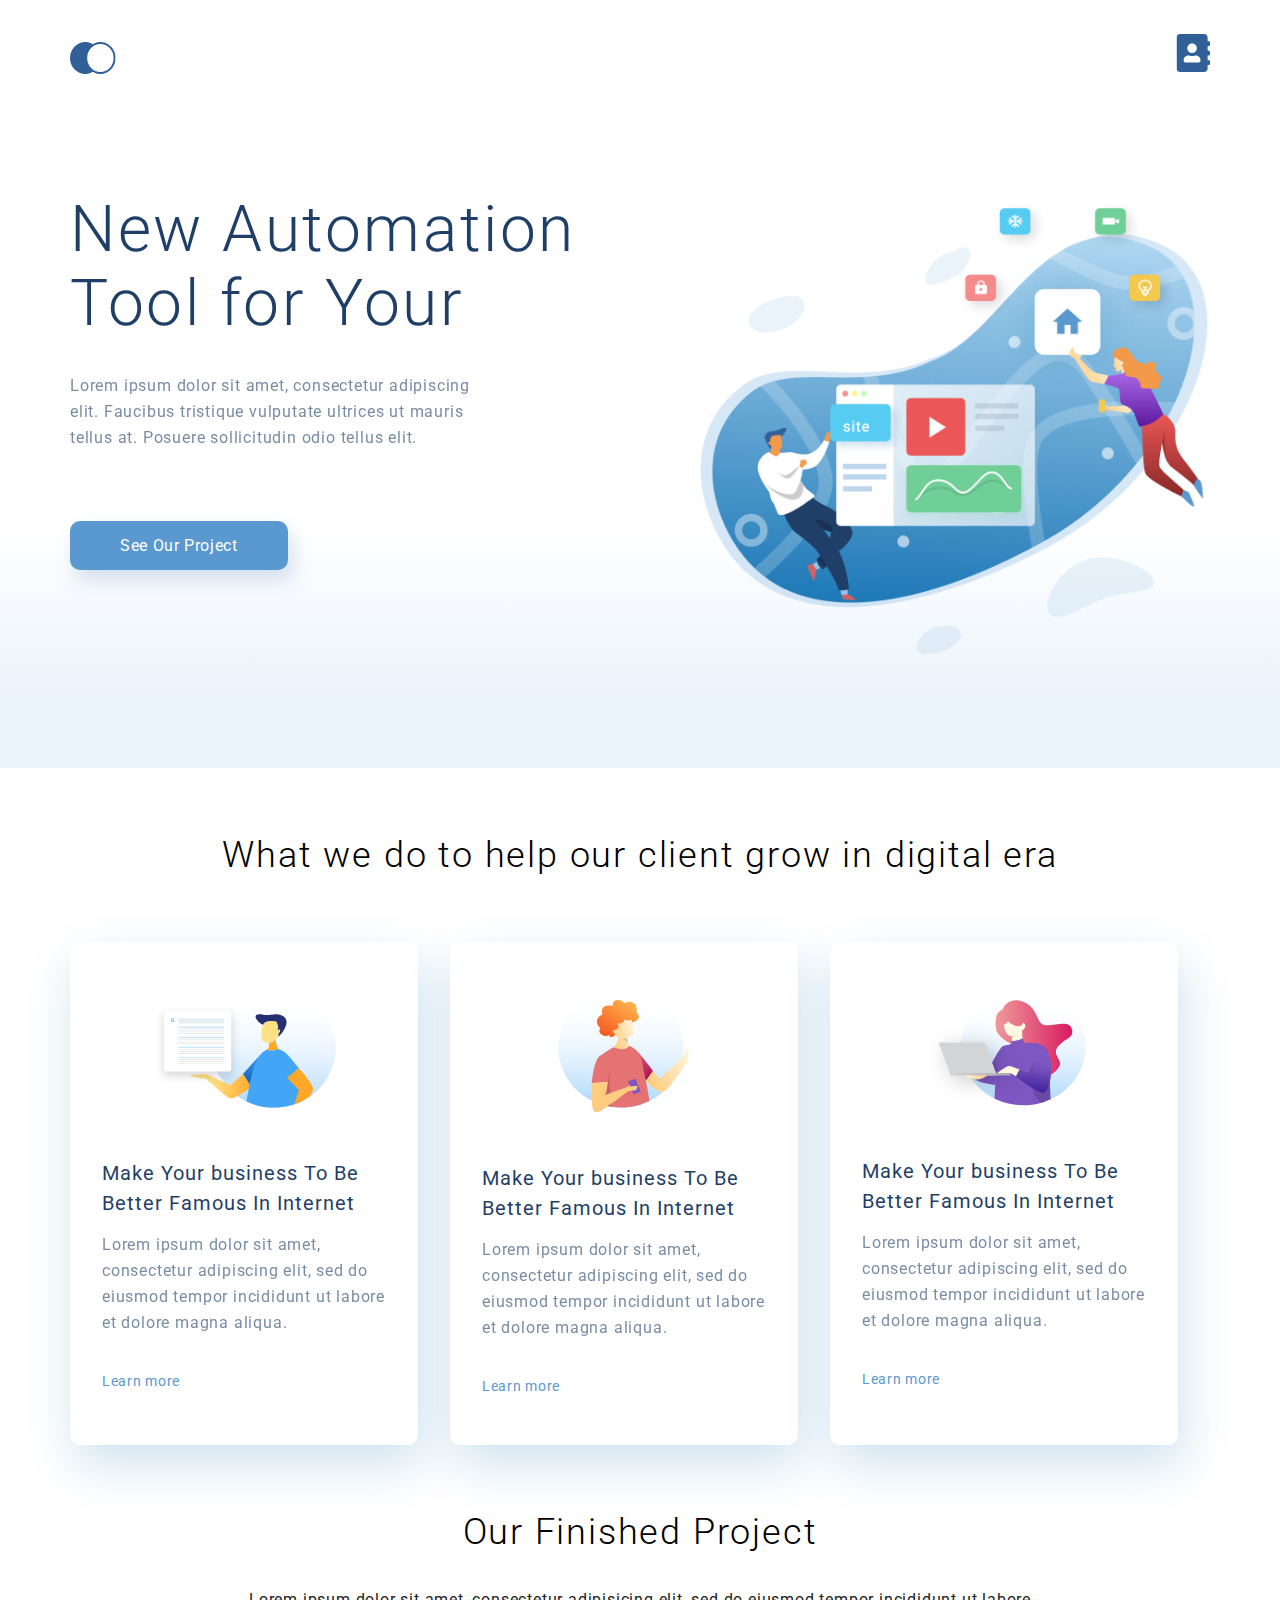
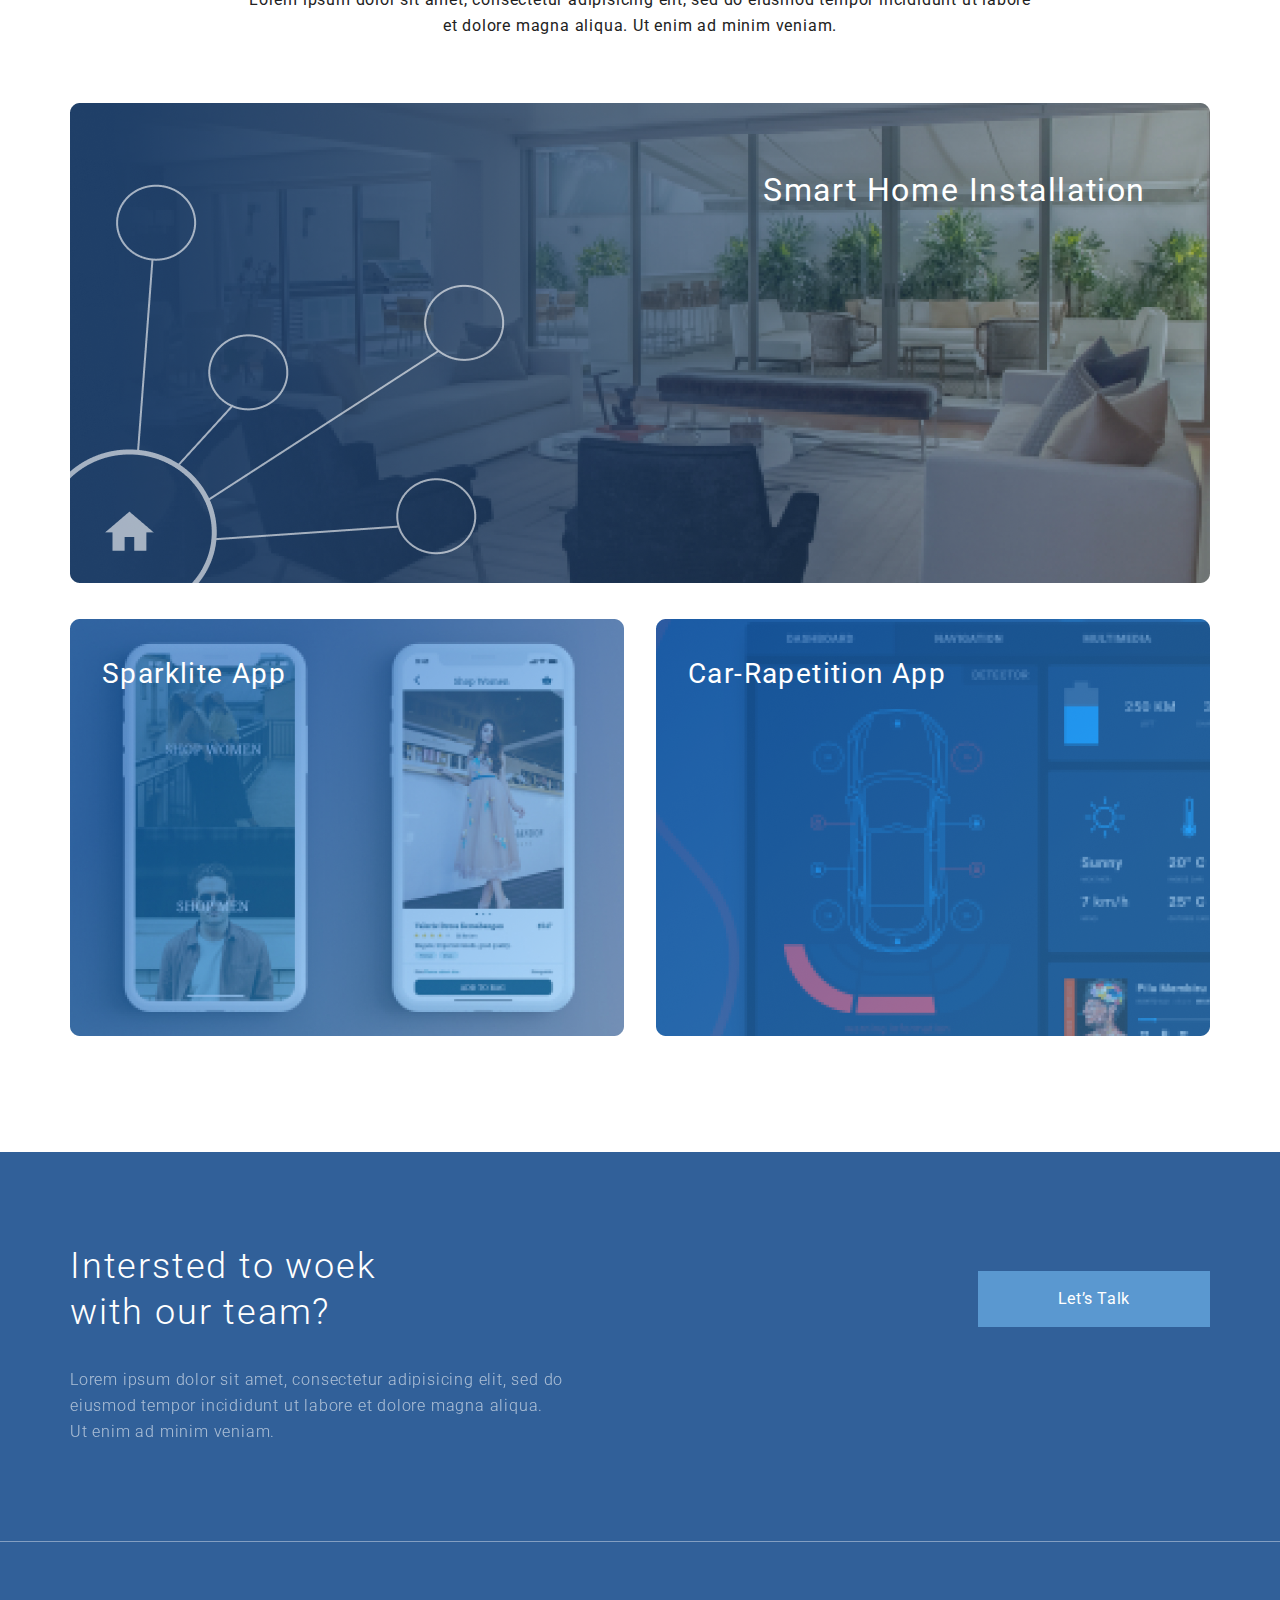
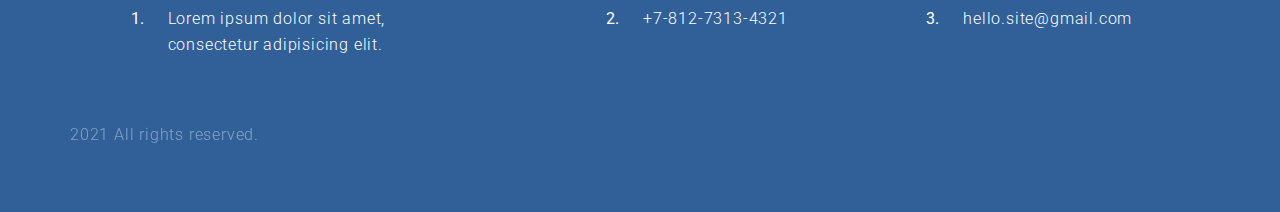
<file: index.html>
<!DOCTYPE html>
<html lang="en">
<head>
    <meta charset="UTF-8">
    <meta name="viewport" content="width=device-width, initial-scale=1.0">
    <meta http-equiv="X-UA-Compatible" content="ie=edge">
    <title>Главная</title>
    <link rel="preconnect" href="https://fonts.gstatic.com">
    <link href="https://fonts.googleapis.com/css2?family=Roboto:wght@300;400;500&display=swap" rel="stylesheet">
    <link rel="stylesheet" href="./main.css">
</head>
<body>
    <div class="header">
        <div class="container header-wrap">
            <div class="menu-wrap">
                <ul class="menu">
                    <li><a href="./index.html"><img src="./img/logo.svg" alt="logo"></a></li>
                    <li><a href="./contacts.html"><img src="./img/contact.svg" alt="contact"></a></li>
                </ul>
            </div>
            <div class="hero">
                <h1 class="heading">New Automation Tool for Your </h1>
                <p class="text heading-text">Lorem ipsum dolor sit amet, consectetur adipiscing elit. Faucibus tristique
                    vulputate ultrices ut mauris tellus at. Posuere sollicitudin odio tellus elit.</p>
                <a class="hero-btn" href="#">See Our Project</a>
            </div>
        </div>
    </div>


    <div class="second-page container">
        <h3 class="heading-three">What we do to help our client grow in digital era</h3>
        <div class="second-page__cards">
            <div class="second-page__cards-card">
                <img class="cards-img" src="./img/card-1.svg" alt="card-1">
                <h4 class="heading-four">Make Your business To Be Better Famous In Internet</h4>
                <p class="text card-text">Lorem ipsum dolor sit amet, consectetur adipiscing elit, sed do eiusmod tempor incididunt ut labore et dolore magna aliqua. </p>
                <a class="card-link" href="#">Learn more</a>
            </div>   <div class="second-page__cards-card">
            <img class="cards-img" src="./img/card-2.svg" alt="card-2">
            <h4 class="heading-four">Make Your business To Be Better Famous In Internet</h4>
            <p class="text card-text">Lorem ipsum dolor sit amet, consectetur adipiscing elit, sed do eiusmod tempor incididunt ut labore et dolore magna aliqua. </p>
            <a class="card-link" href="#">Learn more</a>
        </div>   <div class="second-page__cards-card">
            <img class="cards-img" src="./img/card-3.svg" alt="card-3">
            <h4 class="heading-four">Make Your business To Be Better Famous In Internet</h4>
            <p class="text card-text">Lorem ipsum dolor sit amet, consectetur adipiscing elit, sed do eiusmod tempor incididunt ut labore et dolore magna aliqua. </p>
            <a class="card-link" href="#">Learn more</a>
        </div>
        </div>
    </div>

    <div class="project container">
        <h3 class="project-heading">Our Finished Project</h3>
        <p class="text project-text">Lorem ipsum dolor sit amet, consectetur adipisicing elit, sed do eiusmod tempor incididunt ut labore et dolore magna aliqua. Ut enim ad minim veniam.</p>
        <div class="project-item">
            <img class="project-img" src="./img/project-1.png" alt="project-1">
            <p class="project-desc">Smart Home Installation</p>
        </div>
        <div class="project-wrap">
            <div class="project-item">
                <img class="project-img" src="./img/project-2.png" alt="project-2">
                <p class="project-desc__second">Sparklite App</p>
            </div>
            <div class="project-item project-item--right">
                <img class="project-img" src="./img/project-3.png" alt="project-3">
                <p class="project-desc__second">Car-Rapetition App</p>
            </div>
        </div>
    </div>


    <div class="footer">
        <div class="container">
            <div class="footer-before">
                <div class="footer-before__left">
                    <h3 class="footer-heading">Intersted to woek with our team?</h3>
                    <p class="footer-text text">Lorem ipsum dolor sit amet, consectetur adipisicing elit, sed do eiusmod tempor incididunt ut labore et dolore magna aliqua. Ut enim ad minim veniam.</p>
                </div>
                <div class="footer-before__right">
                    <a href="#" class="footer-btn">Let’s Talk</a>
                </div>
            </div>
        </div>
        <div class="footer-line"></div>
        <div class="container">
            <div class="footer-after">
                <ol class="footer-links">
                    <li class="footer-links__list"><a class="footer-links__link" href="#">Lorem ipsum dolor sit amet, consectetur adipisicing elit.</a></li>
                    <li class="footer-links__list"><a class="footer-links__link" href="tel:+781273734321">+7-812-7313-4321</a></li>
                    <li class="footer-links__list"><a class="footer-links__link" href="mailto:hello.site@gmail.com">hello.site@gmail.com</a></li>
                </ol>
                <p class="text text-copy">2021 All rights reserved.</p>
            </div>
        </div>
    </div>

</body>
</html>
</file>
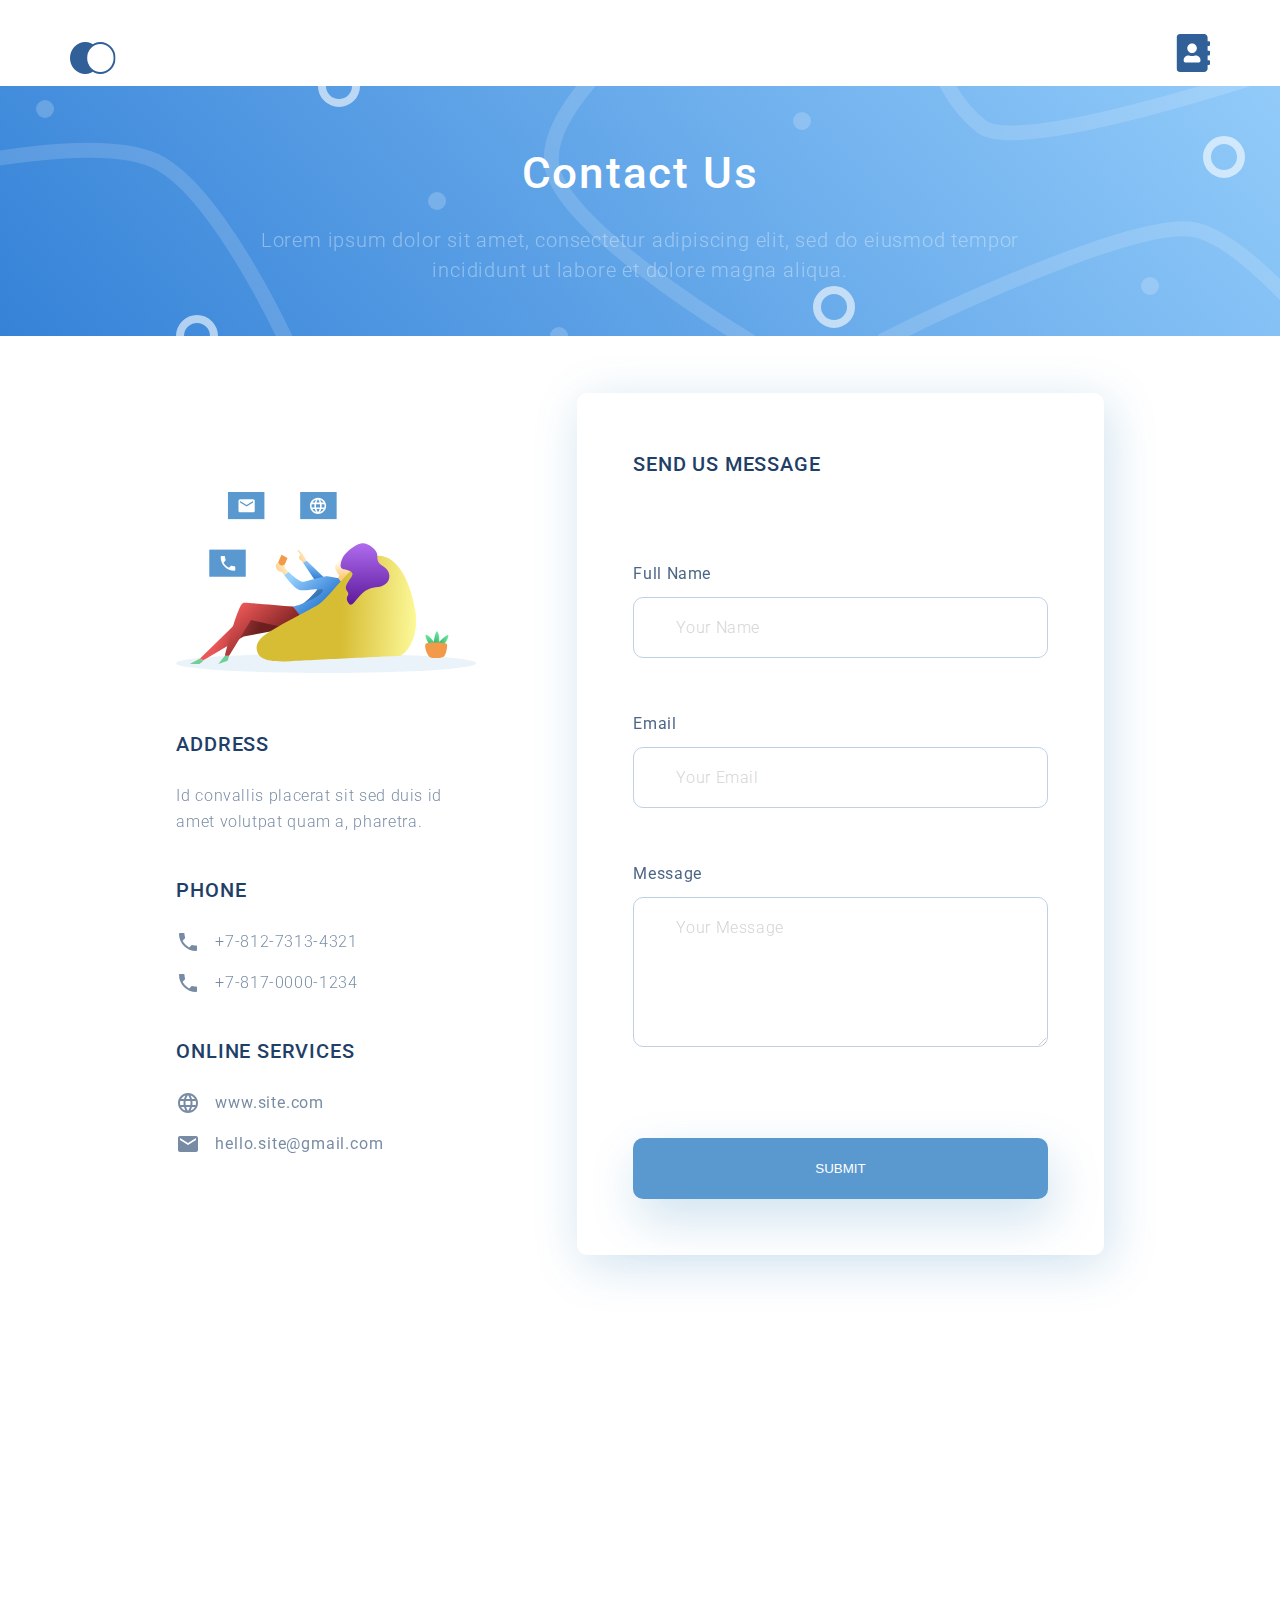
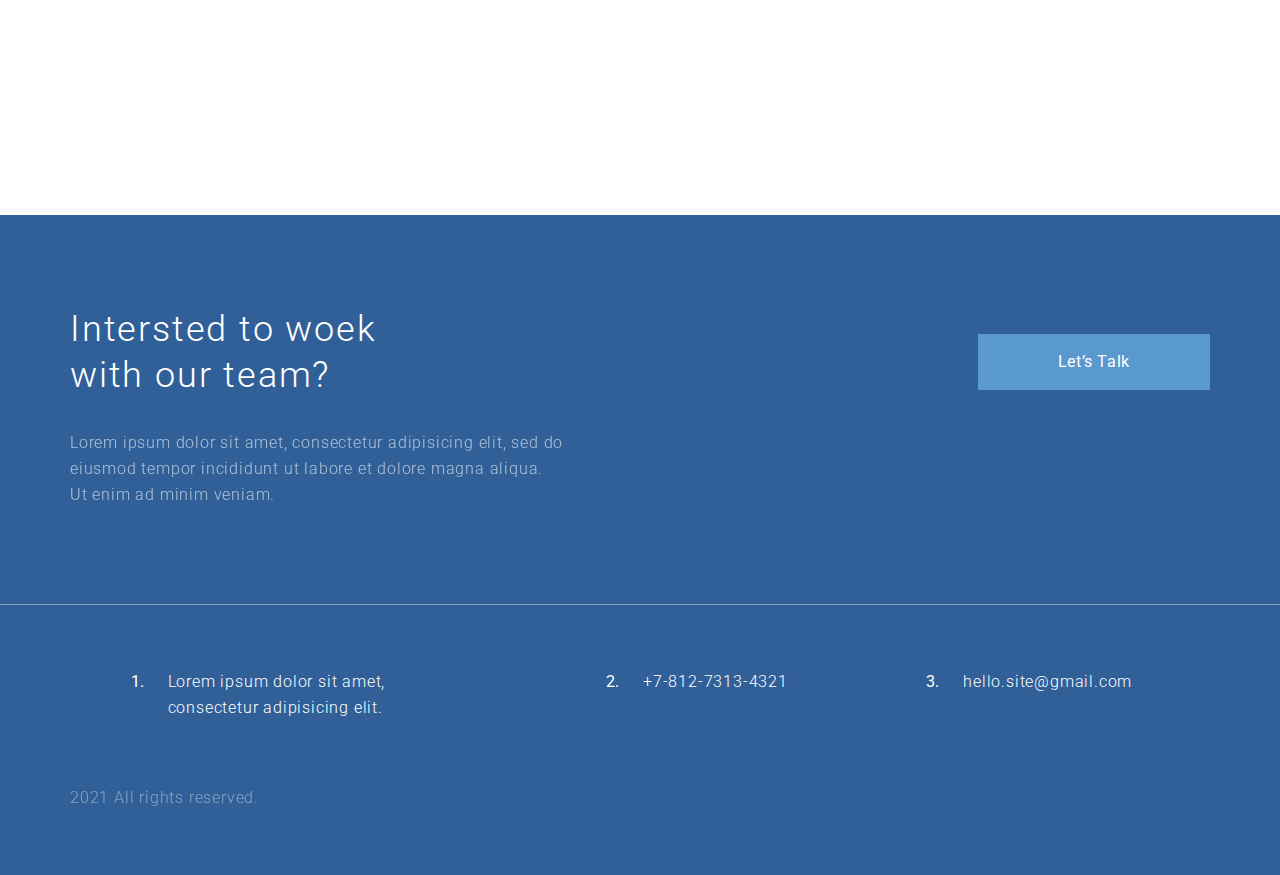
<file: contacts.html>
<html lang="ru">
<head>
    <meta charset="UTF-8">
    <meta name="viewport"
          content="width=device-width, user-scalable=no, initial-scale=1.0, maximum-scale=1.0, minimum-scale=1.0">
    <meta http-equiv="X-UA-Compatible" content="ie=edge">
    <title>Контакты</title>
    <link rel="preconnect" href="https://fonts.gstatic.com">
    <link href="https://fonts.googleapis.com/css2?family=Roboto:wght@300;400;500&display=swap" rel="stylesheet">
    <link rel="stylesheet" href="./main.css">
</head>
    <body>
        <div class="header contact-header">
            <div class="container">
                <div class="menu-wrap">
                    <ul class="menu">
                        <li><a href="./index.html"><img src="./img/logo.svg" alt="logo"></a></li>
                        <li><a href="./contacts.html"><img src="./img/contact.svg" alt="contact"></a></li>
                    </ul>
                </div>
            </div>
            <div class="contact-hero-wrap">
                <div class="container">
                    <div class="contact-hero">
                        <h1 class="contact-heading">Contact Us</h1>
                        <p class="text contact-text">Lorem ipsum dolor sit amet, consectetur adipiscing elit, sed do eiusmod tempor incididunt ut labore et dolore magna aliqua. </p>
                    </div>
                </div>
            </div>
        </div>

        <div class="main">
            <div class="contact-form">
                <div class="container">
                    <div class="contact-form-wrap">
                        <div class="contact-form__left">
                            <img class="form-img" src="./img/form-img.svg" alt="contact-img">
                            <h4 class="address-heading form-heading">Address</h4>
                            <p class="text contact-text-form">Id convallis placerat sit sed duis id amet volutpat quam a, pharetra.</p>
                            <h4 class="phone-heading form-heading">Phone</h4>
                            <ul class="list-phone">
                                <li class="list-links"><img src="./img/phone-img.svg" alt="phone"><a class="list-phone__link text" href="tel:+781273134321">+7-812-7313-4321</a></li>
                                <li class="list-links"><img src="./img/phone-img.svg" alt="phone"><a class="list-phone__link text" href="tel:+781700001234">+7-817-0000-1234</a></li>
                            </ul>
                            <h4 class="services-heading form-heading">online services</h4>
                            <ul class="list-services">
                                <li class="list-links"><img src="./img/site-img.svg" alt="site"><a class="list-services__link text" href="www.site.com">www.site.com</a></li>
                                <li class="list-links"><img src="./img/mail-img.svg" alt="mail"><a class="list-services__link text" href="mailto:hello.site@gmail.com">hello.site@gmail.com</a></li>
                            </ul>
                        </div>
                        <div class="contact-form__right">
                            <h4 class="form-heading form-heading--left">Send us message</h4>
                            <form action="#" class="form">
                                <div class="input-wrap">
                                    Full Name
                                    <label>
                                        <input type="text" class="inputs" placeholder="Your Name">
                                    </label>
                                </div>
                                <br>
                                <div class="input-wrap">
                                    Email
                                    <label>
                                        <input type="email" class="inputs" placeholder="Your Email">
                                    </label>
                                </div>
                                <br>
                                <div class="input-wrap">
                                    Message
                                    <label>
                                        <textarea class="inputs input-message" cols="30" placeholder="Your Message"></textarea>
                                    </label>
                                </div>
                                <br>
                                <button type="submit" class="button">Submit</button>
                            </form>
                        </div>
                    </div>
                </div>
            </div>
        </div>

        <div class="contact-map">
            <iframe src="https://yandex.ru/map-widget/v1/?um=constructor%3Ad3ad7d43f745c5b45ea6dbc3482568ed7f938ee28423b25cdee052d51095be1d&amp;source=constructor" width="100%" height="400" frameborder="0"></iframe>
        </div>

        <div class="footer">
            <div class="container">
                <div class="footer-before">
                    <div class="footer-before__left">
                        <h3 class="footer-heading">Intersted to woek with our team?</h3>
                        <p class="footer-text text">Lorem ipsum dolor sit amet, consectetur adipisicing elit, sed do eiusmod tempor incididunt ut labore et dolore magna aliqua. Ut enim ad minim veniam.</p>
                    </div>
                    <div class="footer-before__right">
                        <a href="#" class="footer-btn">Let’s Talk</a>
                    </div>
                </div>
            </div>
            <div class="footer-line"></div>
            <div class="container">
                <div class="footer-after">
                    <ol class="footer-links">
                        <li><a class="footer-links__link" href="#">Lorem ipsum dolor sit amet, consectetur adipisicing elit.</a></li>
                        <li><a class="footer-links__link" href="tel:+781273734321">+7-812-7313-4321</a></li>
                        <li><a class="footer-links__link" href="mailto:hello.site@gmail.com">hello.site@gmail.com</a></li>
                    </ol>
                    <p class="text text-copy">2021 All rights reserved.</p>
                </div>
            </div>
        </div>
    </body>
</html>
</file>
<file: main.css>
* {
    margin: 0;
    padding: 0;
}
body {
    font-family: 'Roboto', sans-serif;

}
.container {
    max-width: 1140px;
    margin: 0 auto;
}
.text {
    font-size: 16px;
    line-height: 26px;
    color: #1F3F68;
    opacity: 0.6;
    letter-spacing: 0.05em;
    font-weight: 400;
}
/* HEADER */
.header {
    height: 768px;
    background: linear-gradient(0deg, #EBF3FB 8.84%, rgba(152, 195, 232, 0) 31.12%);
}
.header-wrap {
    display: flex;
    flex-direction: column;
    height: 100%;
}

.menu-wrap {
    padding-top: 34px;
}
.menu {
    list-style-type: none;
    display: flex;
    justify-content: space-between;
}

.hero {
    padding-top: 107px;
    flex-grow: 1;
    background-image: url(./img/hero-back.png);
    background-repeat: no-repeat;
    background-position: right center;
    background-size: 45%;
}
.heading {
    max-width: 510px;
    font-size: 64px;
    font-weight: 300;
    line-height: 74px;
    letter-spacing: 0.04em;
    color: #1F3F68;
    margin-bottom: 32px;
}
.heading-text {
    max-width: 425px;
    margin-bottom: 70px;
}
.hero-btn {
    display: inline-block;
    padding: 15px 50px;
    background: #5A98D0;
    box-shadow: 5px 10px 20px rgba(53, 110, 173, 0.2);
    border-radius: 10px;
    color: #fff;
    letter-spacing: 0.04em;
    text-align: center;
    text-decoration: none;
    transition: all .3s ease-in;
}
.hero-btn:hover {
    transform: scale(.99);
    opacity: 0.9;
    box-shadow: 5px 10px 25px rgba(53, 110, 173, 0.4);
}

/* CARDS */
.heading-three {
    margin: 64px 0;
    font-size: 36px;
    text-align: center;
    font-weight: 300;
    line-height: 46px;
    letter-spacing: 0.05em;
    color: #000000;
}

.second-page__cards {
    display: flex;
    justify-content: space-around;
    margin-bottom: 64px;
}

.second-page__cards-card {
    display: flex;
    flex-direction: column;
    max-width: 359px;
    margin-right: 32px;
    padding: 44px 32px;
    background: #FFFFFF;
    box-shadow: 5px 20px 50px rgba(16, 112, 177, 0.2);
    border-radius: 10px;
    transition: all .3s ease-in;
}
.second-page__cards-card:hover {
    cursor: pointer;
    transform: translateY(-5px);
}
.cards-img {
    align-self: center;
}

.heading-four {
    font-size: 20px;
    line-height: 30px;
    font-weight: 400;
    color: #1F3F68;
    letter-spacing: 0.05em;
    margin-top: 50px;

}
.card-text {
    margin-top: 14px;
}
.card-link {
    margin-top: 30px;
    text-decoration: none;
    font-size: 14px;
    line-height: 30px;
    letter-spacing: 0.05em;
    color: #5A98D0;
    font-weight: 400;
    transition: all .3s ease-in;
}

.card-link:hover {
    text-decoration: underline;
}

/* PROJECT */

.project-heading {
    font-weight: 300;
    font-size: 36px;
    line-height: 46px;
    text-align: center;
    letter-spacing: 0.05em;
    color: #000000;
    margin-bottom: 32px;
}
.project-text {
    text-align: center;
    width: 70%;
    margin: 0 auto 64px;
    color: #222;
    opacity: 1;

}
.project-item {
    width: 100%;
    flex-grow: 1;
    position: relative;
    margin-right: 32px;
}
.project-item--right {
    margin-right: 0;
}
.project-img {
    width: 100%;
}
.project-desc {
    position: absolute;
    top: 64px;
    right: 64px;
    font-size: 32px;
    font-weight: 400;
    line-height: 46px;
    text-align: right;
    letter-spacing: 0.05em;
    color: #FFFFFF;
}

.project-desc__second {
    position: absolute;
    top: 32px;
    left: 32px;
    font-weight: 400;
    font-size: 28px;
    line-height: 46px;
    letter-spacing: 0.05em;
    color: #FFFFFF;
}

.project-wrap {
    display: flex;
    justify-content: space-between;
    margin: 32px 0 112px;
}


/* FOOTER */

.footer {
    background: #316099;
}

.footer-line {
    opacity: 0.4;
    height: 1px;
    width: 100%;
    background: #FFFFFF;
    margin-top: 96px;
}

.footer-before {
    display: flex;
    justify-content: space-between;
    align-items: center;
}
.footer-before__left {
    max-width: 495px;
}

.footer-heading {
    font-weight: 300;
    font-size: 36px;
    line-height: 46px;
    letter-spacing: 0.05em;
    color: #FFFFFF;
    max-width: 340px;
    margin-top: 91px;
}

.footer-text {
    color: #FFFFFF;
    font-weight: 300;
    margin-top: 32px;
}

.footer-btn {
    display: inline-block;
    padding: 15px 80px;
    background: #5A98D0;
    color: #fff;
    font-size: 16px;
    line-height: 26px;
    text-align: center;
    letter-spacing: 0.04em;
    text-decoration: none;
    transition: all .3s ease-in;
}

.footer-btn:hover {
    opacity: .9;
    transform: scale(.99);
}
.footer-after {
    padding: 64px 0;
}

.footer-links {
    display: flex;
    justify-content: space-around;
    color: #fff;
    margin-bottom: 64px;
}
.footer-links__link:first-child {
    max-width: 300px;
    display: block;
    margin-left: 20px;
}

.footer-links__link {
    text-decoration: none;
    color: #fff;
    font-size: 16px;
    line-height: 26px;
    letter-spacing: 0.05em;
    font-weight: 300;
}

.footer-links__link:hover {
    text-decoration: underline;
}

.text-copy {
    color: #FFFFFF;
    opacity: 0.4;
    font-weight: 300;
}


/* CONTACTS PAGE */

.contact-header {
    background: #fff;
    height: auto;
}
.contact-form-wrap {
    display: flex;
    justify-content: space-around;
    padding: 57px 0 96px;
    align-items: center;

}
.contact-hero-wrap {
    width: 100%;
    min-height: 250px;
    background-image: url(./img/contact-hero-back.svg);
    background-repeat: no-repeat;
    background-position: center center;
    background-size: cover;
}
.contact-hero {
    padding: 50px 0;
    max-width: 780px;
    margin: 0 auto;
}

.address-heading {
    margin-top: 56px;
}
.phone-heading {
    margin-top: 40px;
}
.services-heading {
    margin-top: 40px;
}


.contact-heading {
    font-weight: 500;
    font-size: 44px;
    line-height: 74px;
    text-align: center;
    letter-spacing: 0.04em;
    color: #FFFFFF;
    margin-bottom: 15px;
}
.contact-text {
    font-size: 20px;
    line-height: 30px;
    font-weight: 300;
    text-align: center;
    letter-spacing: 0.04em;
    margin: 0 auto;
    color: rgba(255, 255, 255, 0.6);
}
.form-heading {
    font-weight: 500;
    font-size: 20px;
    line-height: 30px;
    letter-spacing: 0.04em;
    color: #1F3F68;
    text-transform: uppercase;
}

.contact-text-form {
    letter-spacing: 0.04em;
    font-weight: 300;
    max-width: 300px;
    margin-top: 24px;
}


.list-phone {
    list-style-type: none;
    opacity: 0.6;
    margin-top: 24px;
}
.list-links {
    display: flex;
    align-items: center;
    margin-top: 15px;
}
.list-links:hover {
    text-decoration: underline;
}
.list-phone__link {
    text-decoration: none;
    font-weight: 300;
    letter-spacing: 0.04em;
    opacity: 1;
    margin-left: 15px;
}
.list-services {
    opacity: 0.6;
    list-style-type: none;
    margin-top: 24px;
}
.list-services__link {
    text-decoration: none;
    opacity: 1;
    margin-left: 15px;
}

.contact-form__left {
    margin-right: 100px;
}

.contact-form__right {
    padding: 56px;
    background: #FFFFFF;
    box-shadow: 5px 10px 50px rgba(16, 112, 177, 0.2);
    border-radius: 10px;
    display: flex;
    flex-direction: column;
}
.form {
    display: flex;
    flex-direction: column;
    align-items: center;
    margin-top: 48px;
}

.input-wrap {
    display: flex;
    flex-direction: column;
    align-self: flex-start;
    font-size: 16px;
    line-height: 30px;
    letter-spacing: 0.04em;
    color: #1F3F68;
    opacity: 0.8;
    font-weight: 400;
    max-width: 430px;
    width: 100%;
    margin-top: 32px;
}

.inputs {
    font-family: 'Roboto', sans-serif;
    opacity: 0.4;
    border: 1px solid #356EAD;
    box-sizing: border-box;
    border-radius: 10px;
    padding: 20px 42px;
    font-size: 16px;
    font-weight: 300;
    letter-spacing: 0.04em;
    margin-top: 8px;
    width: 100%;
}
.inputs:focus {
    color: #1F3F68;
    opacity: 1;
    outline: none;
}

.input-message {
    height: 150px;

}

.button {
    background: #5A98D0;
    box-shadow: 5px 20px 50px rgba(16, 112, 177, 0.2);
    border: none;
    border-radius: 10px;
    color: #fff;
    text-transform: uppercase;
    padding: 23px 182px;
    outline: none;
    max-width: 100%;
    width: 100%;
    margin-top: 72px;
    transition: all .3s ease-in;
}
.button:hover {
    cursor: pointer;
    transform: scale(.99);
    box-shadow: 5px 15px 50px rgba(16, 112, 177, 0.4);
}


.contact-map {
    max-width: 940px;
    max-height: 480px;
    margin: 0 auto 64px;
}




.heading-contact {
    font-weight: 500;
    font-size: 44px;
    text-align: center;
}


.contact-img {
    height: 200px;
}
.contact-form {
    display: flex;
    justify-content: center;
}

@media (max-width: 1024px) {
    .container {
        padding: 47px 32px 0;
    }
    .menu-wrap {
        padding-top: 0;
    }
    .hero {
        background-position: right 65%;
    }
    .heading-three {
        max-width: 700px;
        margin: 0 auto 64px;
    }
    .second-page__cards {
        flex-direction: column;
        align-items: center;
    }
    .second-page__cards-card {
        margin-bottom: 32px;
    }
    .footer-before {
        max-width: 515px;
        margin: 0 auto;
    }
    .footer-text {
        max-width: 336px;
    }
    .footer-btn {
        padding: 12px 32px;
    }
    .footer-after {
        padding: 17px 92px 64px;
    }
    .footer-links {
        display: block;
    }
    .footer-links__list {
        margin-bottom: 25px;
    }
    .footer-links__list:last-child {
        margin-bottom: 0;
    }
    .footer-links__link:first-child {
        max-width: 515px;
    }
    .contact-hero {
        padding: 0 0 24px;
    }
    .contact-heading {
        margin-bottom: 16px;
    }
    .contact-text {
        max-width: 520px;
    }
    .contact-form-wrap {
        flex-direction: column;
    }
    .contact-form__left {
        margin-right: 0;
        margin-bottom: 64px;
    }
}

@media (max-width: 425px) {
    .container {
        padding: 16px 16px 0;
    }
    .header {
        min-height: 416px;
        height: auto;
        max-height: 768px;
    }
    .header-wrap {
        height: 0;
    }
    .hero {
        background: none;
        display: flex;
        flex-direction: column;
        align-items: center;
        padding-top: 28px;
    }
    .heading {
        font-size: 32px;
        line-height: 37px;
        text-align: center;
        margin-bottom: 12px;
    }
    .heading-text {
        text-align: center;
        margin-bottom: 32px;
    }

    .hero-btn {
        padding: 8px 13px;
    }
    .second-page {
        margin-top: 48px;
    }
    .heading-three {
        font-size: 24px;
        line-height: 28px;
    }
    .heading-three {
        margin-bottom: 32px;
    }
    .second-page__cards-card {
        margin-right: 0;
    }
    .project-text {
        width: 100%;
    }
    .project-wrap {
        flex-direction: column;
        margin: 16px 0 64px;
    }
    .project-item {
        margin-right: 0;
    }
    .project-item--right {
        margin-top: 16px;
    }
    .project-desc {
        font-size: 16px;
        line-height: 19px;
        top: 16px;
        right: 16px;
    }
    .project-desc__second {
        font-size: 16px;
        line-height: 19px;
        top: 16px;
        left: 16px;
    }
    .footer-before {
        flex-direction: column;
    }
    .footer-heading {
        font-size: 24px;
        line-height: 28px;
        text-align: center;
        max-width: 210px;
        margin: 2px auto 0;
    }
    .footer-text {
        text-align: center;
    }
    .footer-before__right {
        margin-top: 40px;
    }
    .footer-btn {
        padding: 10px 20px;
    }
    .footer-line {
        margin-top: 40px;
    }
    .footer-after {
        padding: 16px 16px 32px;
    }
    .footer-links__link:first-child {
        max-width: 220px;
    }
    .text-copy {
        max-width: 200px;
        margin: 0 auto;
    }
    .contact-hero {
        padding: 32px 0 60px;
    }
    .contact-heading {
        font-size: 24px;
        line-height: 28px;
        margin-bottom: 32px;
    }
    .contact-text {
        font-size: 16px;
        line-height: 30px;
    }
    .contact-form__right {
        padding: 36px;
    }
    .form-img {
        max-width: 100%;
    }
    .form-heading {
        font-size: 16px;
        line-height: 30px;
    }
    .form {
        margin-top: 30px;
    }
    .input-wrap {
        font-size: 14px;
        margin-top: 20px;
    }
    .inputs {
        font-size: 14px;
        padding: 13px 24px;
    }
    .button {
        padding: 15px 50px;
        margin-top: 45px;
    }
}
</file>
